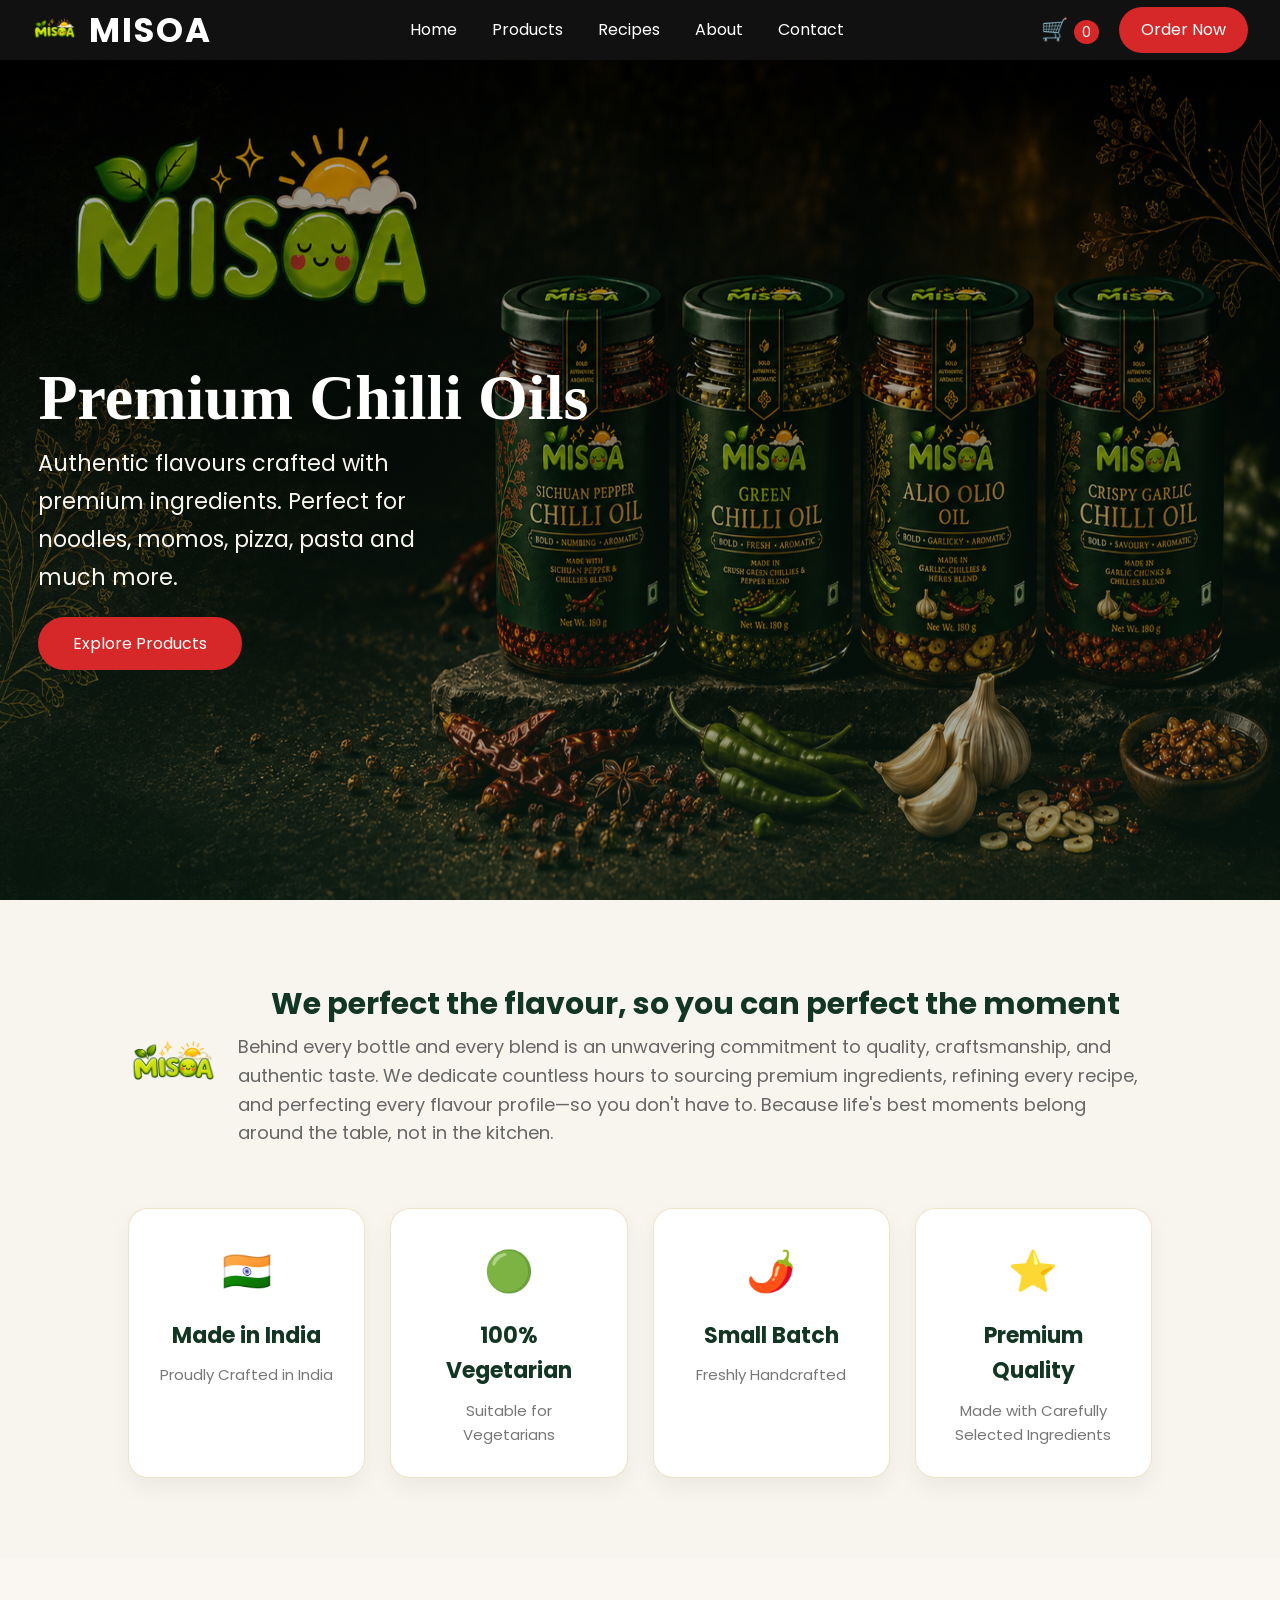
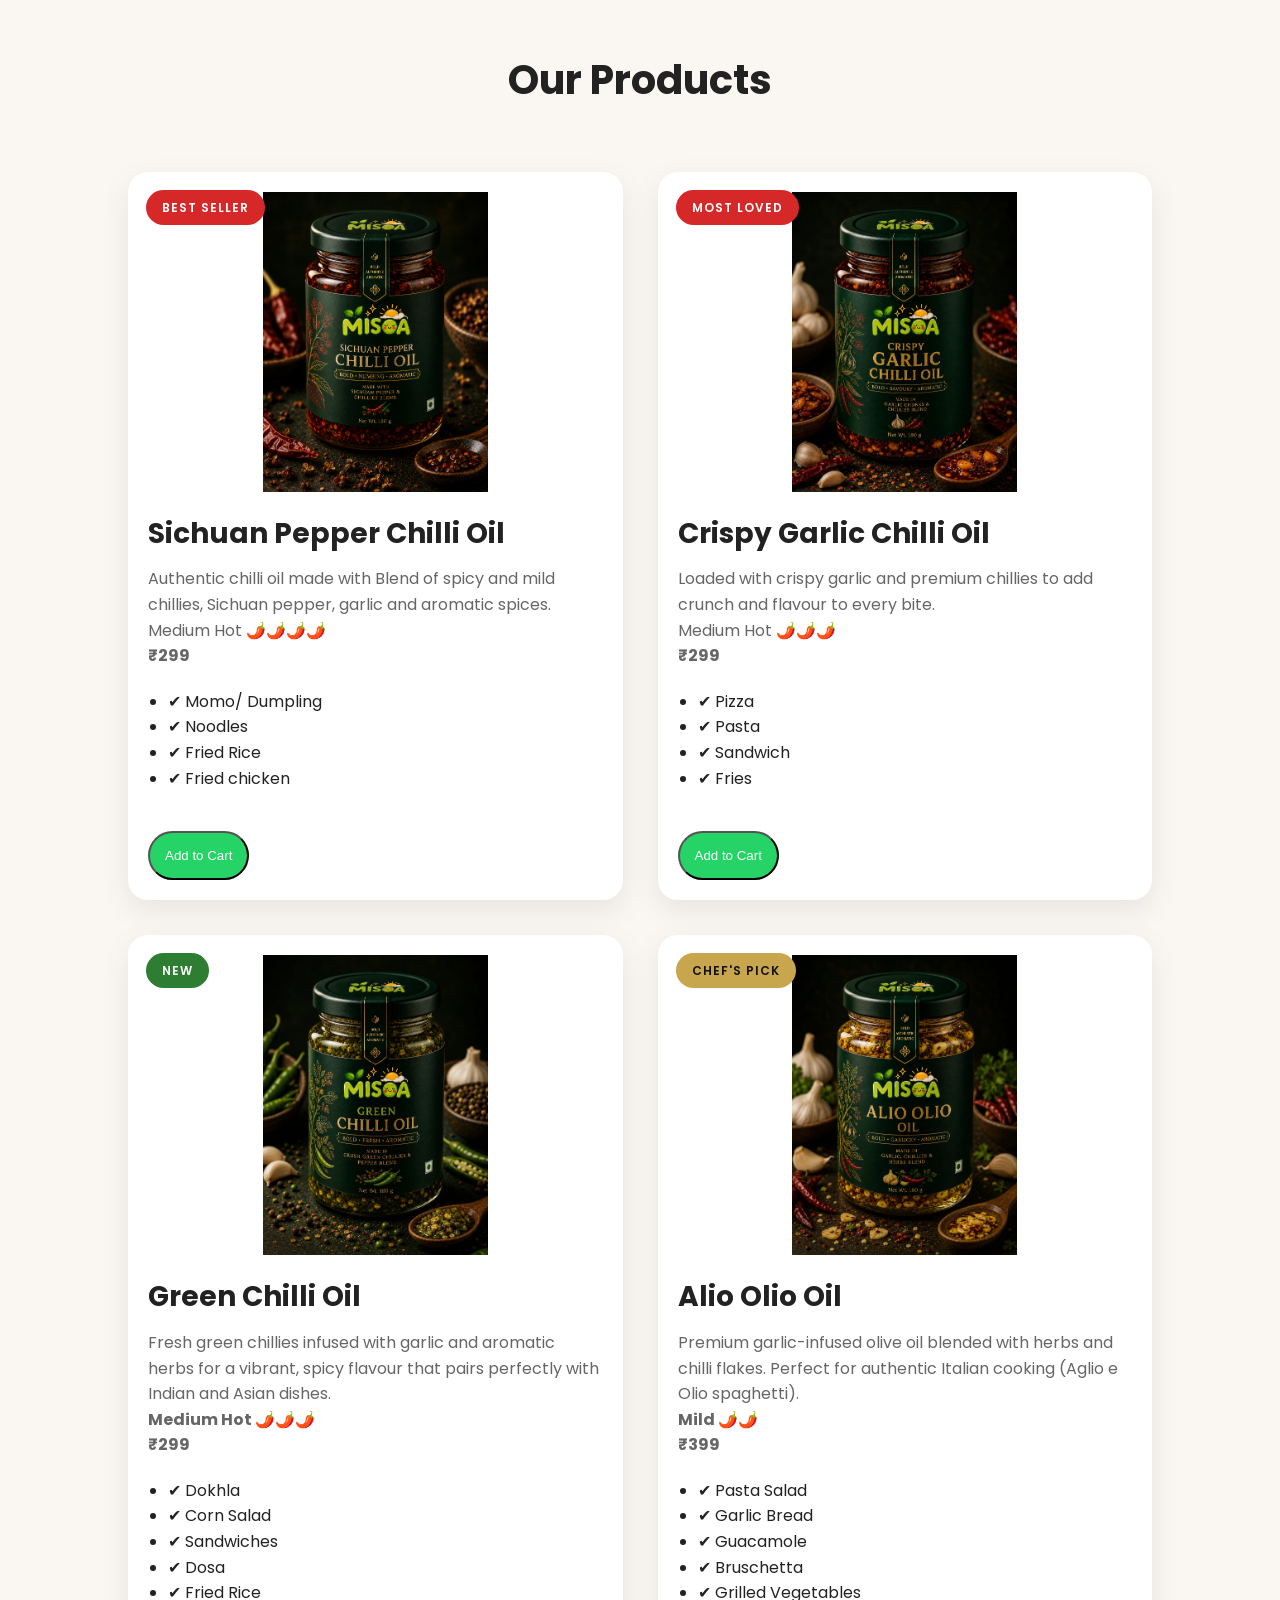
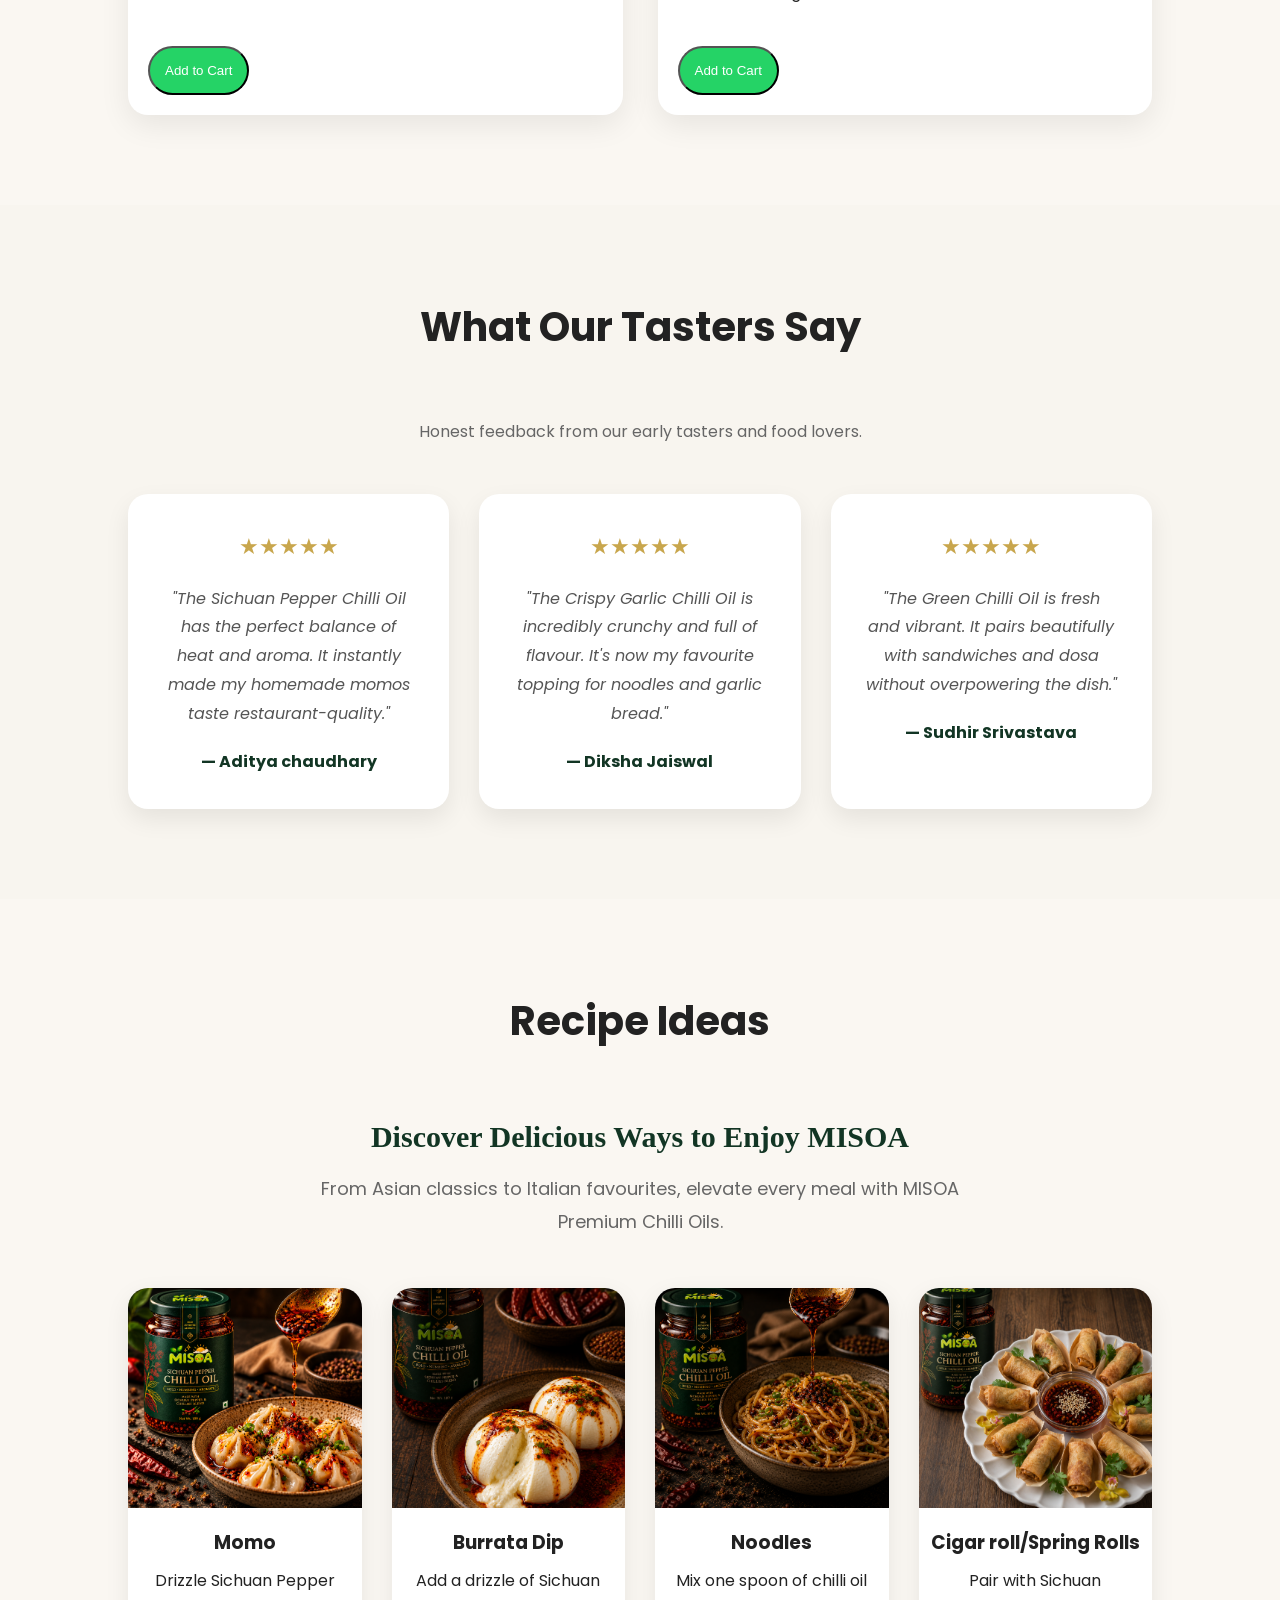
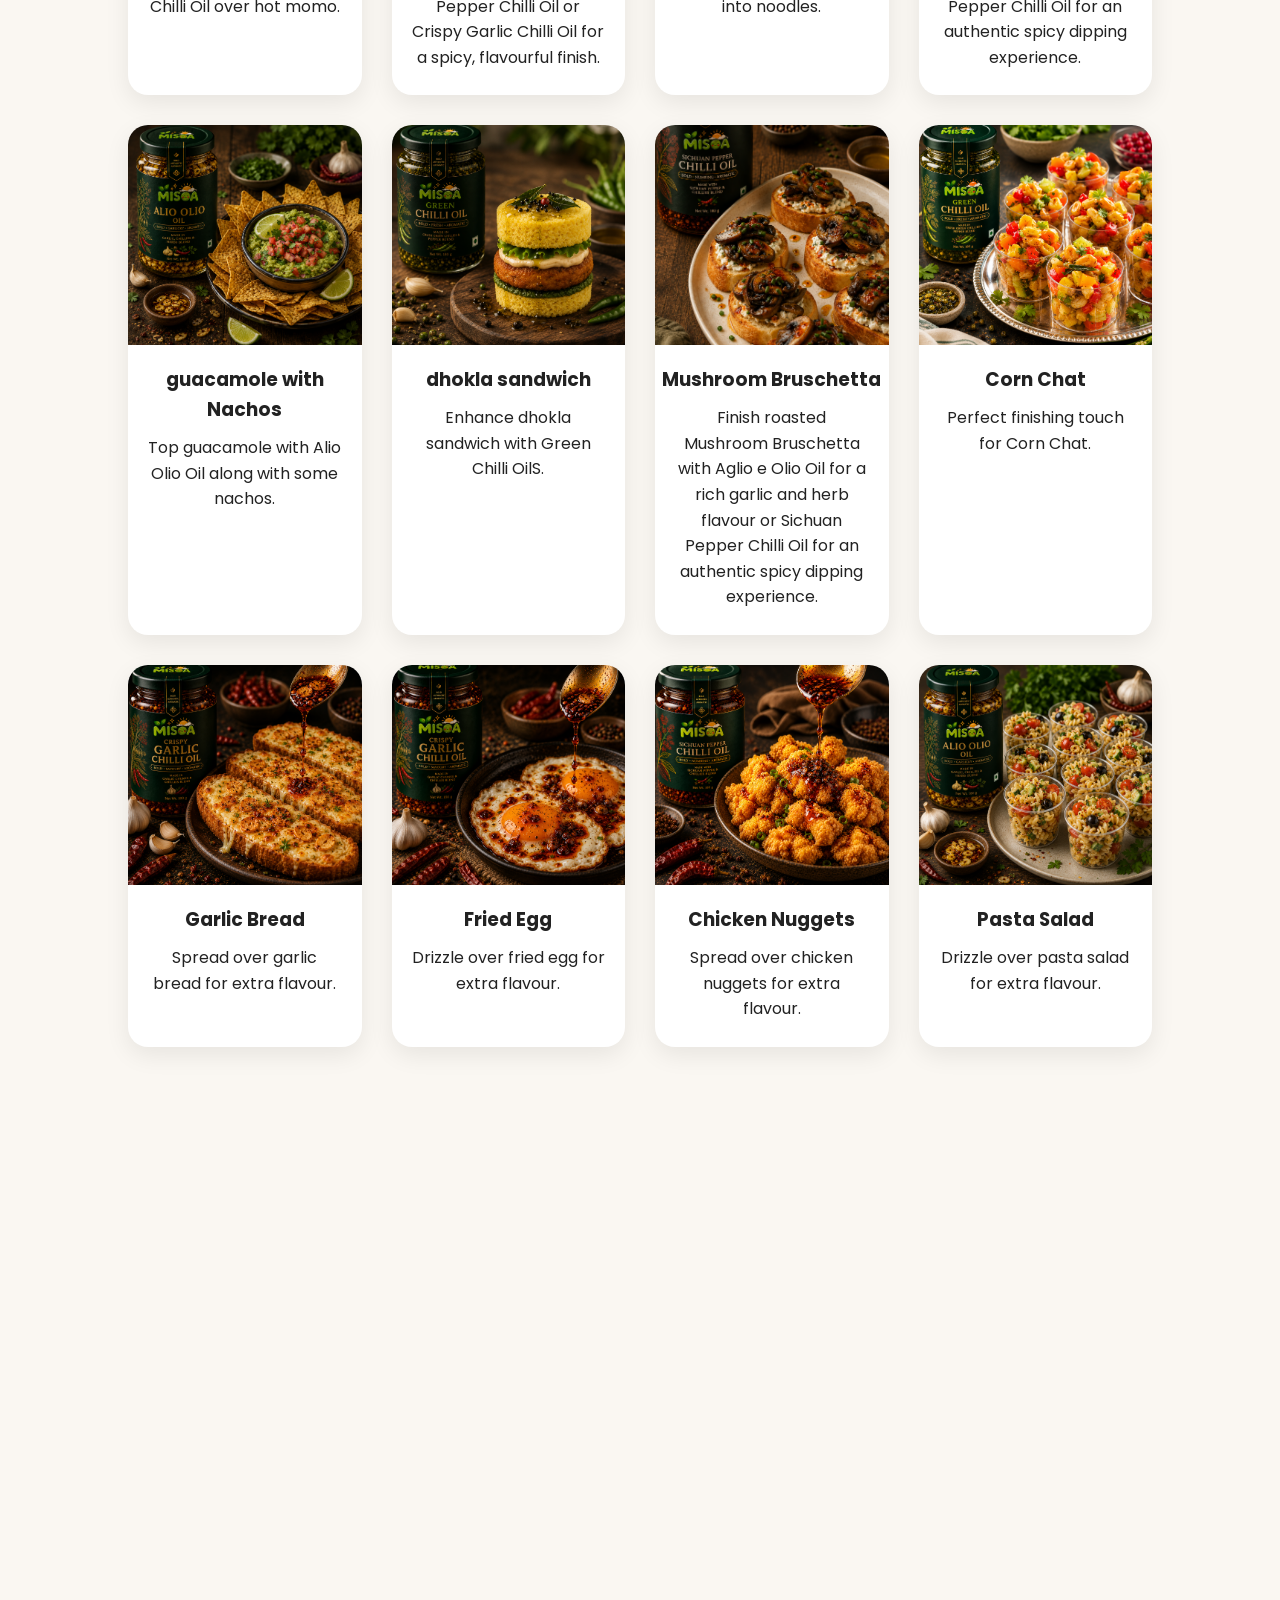
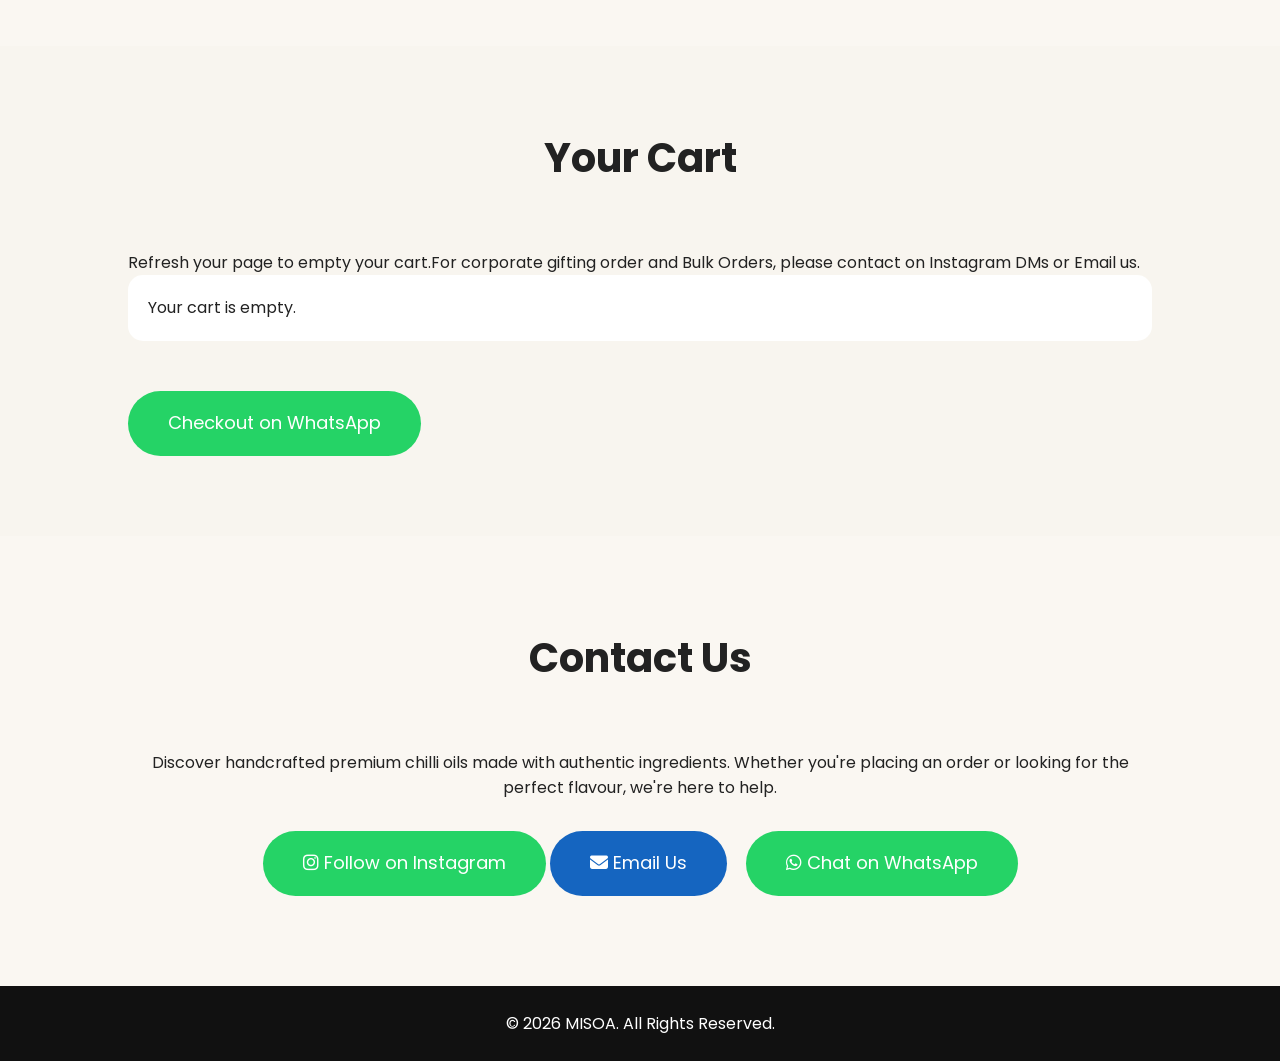
<file: index.html>
<!DOCTYPE html>
<html lang="en">
<head>

<!-- Google tag (gtag.js) -->
<script async src="https://www.googletagmanager.com/gtag/js?id=G-F0250KRRMS"></script>
<script>
  window.dataLayer = window.dataLayer || [];
  function gtag(){dataLayer.push(arguments);}
  gtag('js', new Date());

  gtag('config', 'G-F0250KRRMS');
</script>

<meta charset="UTF-8">
<meta name="viewport" content="width=device-width, initial-scale=1.0">
<title>MISOA | Premium Chilli Oils</title>
<meta name="description"
content="Discover MISOA's premium chilli oils, gourmet seasonings and handcrafted condiments. Elevate every meal with bold flavours inspired by world cuisines.">
<meta property="og:type" content="website">

<meta property="og:title"
content="MISOA | Premium Chilli Oils & Gourmet Condiments">

<meta property="og:description"
content="Premium handcrafted chilli oils and gourmet seasonings made to transform everyday cooking.">

<meta property="og:url"
content="https://misoa.in">

<meta property="og:image"
content="https://misoa.in/images/og-image.jpg">

<meta property="og:site_name"
content="MISOA">

<link rel="stylesheet" href="style.css">

<link rel="preconnect" href="https://fonts.googleapis.com">
<link href="https://fonts.googleapis.com/css2?family=Poppins:wght@300;400;500;600;700&display=swap" rel="stylesheet">

<link rel="stylesheet"
href="https://cdnjs.cloudflare.com/ajax/libs/font-awesome/6.6.0/css/all.min.css">
<!-- Organization Schema -->
<script type="application/ld+json">
{
  "@context": "https://schema.org",
  "@type": "Organization",
  "name": "MISOA",
  "brand": {
    "@type": "Brand",
    "name": "MISOA"
  },
  "parentOrganization": {
    "@type": "Organization",
    "name": "Sudik Enterprises"
  },
  "url": "https://misoa.in",
  "logo": "https://misoa.in/images/logo.png",
  "image": "https://misoa.in/images/logo.png",
  "email": "misoa.care@gmail.com",
  "sameAs": [
    "https://www.instagram.com/misoa.in/"
  ],
  "contactPoint": {
    "@type": "ContactPoint",
    "contactType": "Customer Support",
    "email": "misoa.care@gmail.com",
    "availableLanguage": [
      "English",
      "Hindi"
    ]
  }
}
</script>

</head>

<body>

<!-- Navigation -->

<header>

<nav class="navbar">

<div class="logo">
<img src="images/logo.png" alt="MISOA Logo">
<span>MISOA</span>
</div>

<ul class="nav-links">

<li><a href="#home">Home</a></li>

<li><a href="#products">Products</a></li>

<li><a href="#recipes">Recipes</a></li>

<li><a href="#about">About</a></li>

<li><a href="#contact">Contact</a></li>

</ul>

<div class="nav-actions">

    <div class="cart-icon" id="cartBtn">
        🛒 <span id="cart-count">0</span>
    </div>

    <a class="order-btn"
     id="orderNow"
       href="#"
       target="_blank">

        Order Now

    </a>

</div>
<button class="menu-toggle" aria-label="Open navigation">
    <i class="fa-solid fa-bars"></i>
</button>
</nav>

</header>

<!-- Hero -->

<section class="hero" id="home">

<div class="hero-content">

<h1>
Premium Chilli Oils
</h1>

<p>

Authentic flavours crafted with premium ingredients.
Perfect for noodles, momos, pizza, pasta and much more.

</p>

<a href="#products" class="hero-btn">

Explore Products

</a>

</div>

</section>

<!-- Trust Badges -->

<section class="trust-section">

    <div class="brand">

        <img src="images/logo.png" alt="MISOA Logo" class="brand-logo">

        <div>
            <h2>
                We perfect the flavour, so you can perfect the moment
            </h2>
            
            <p>
                Behind every bottle and every blend is an unwavering 
               commitment to quality, craftsmanship, and authentic taste.
               We dedicate countless hours to sourcing premium ingredients,
               refining every recipe, and perfecting every flavour profile—so you don't have to.
               Because life's best moments belong around the table, not in the kitchen.
            </p>
        </div>

    </div>

    <div class="badges">

        <div class="badge">
            🇮🇳
            <h4>Made in India</h4>
            <p>Proudly Crafted in India</p>
        </div>

        <div class="badge">
            🟢
            <h4>100% Vegetarian</h4>
            <p>Suitable for Vegetarians</p>
        </div>

        <div class="badge">
            🌶️
            <h4>Small Batch</h4>
            <p>Freshly Handcrafted</p>
        </div>

        <div class="badge">
            ⭐
            <h4>Premium Quality</h4>
            <p>Made with Carefully Selected Ingredients</p>
        </div>

    </div>

</section>

<!-- Products -->

<section class="products" id="products">

<h2>

Our Products

</h2>

<div class="product-grid">

<div class="card">
<div class="product-tag BEST">BEST SELLER</div>
<img src="images/sichuan.jpg">

<h3>

Sichuan Pepper Chilli Oil

</h3>

<p>

Authentic chilli oil made with Blend of spicy and mild chillies,
Sichuan pepper, garlic and aromatic spices.
</p>

<p>
Medium Hot 🌶️🌶️🌶️🌶️

</p>
<p><strong>₹299 </strong></p>

<ul>

<li>✔ Momo/ Dumpling </li>

<li>✔ Noodles</li>

<li>✔ Fried Rice</li>

<li>✔ Fried chicken</li>

</ul>

<button class="buy add-cart"
        data-name="Sichuan Pepper Chilli Oil"
        data-price="299">
    Add to Cart
</button>

</div>

<div class="card">
<div class="product-tag LOVE">MOST LOVED</div>
<img src="images/garlic-oil.jpg">

<h3>

Crispy Garlic Chilli Oil

</h3>

<p>

Loaded with crispy garlic and premium chillies
to add crunch and flavour to every bite.
</p>
<p>
Medium Hot 🌶️🌶️🌶️

</p>
<p><strong>₹299 </strong></p>
<ul>

<li>✔ Pizza</li>

<li>✔ Pasta</li>

<li>✔ Sandwich</li>

<li>✔ Fries</li>

</ul>

<button class="buy add-cart"
        data-name="Crispy Garlic Chilli Oil"
        data-price="299">
    Add to Cart
</button>

</div>

<div class="card">

    <div class="product-tag new">NEW</div>
    <div class="card-image">
        <img src="images/green-chilli.png" alt="Green Chilli Oil">
    </div>

    <h3>Green Chilli Oil</h3>

    <p>
        Fresh green chillies infused with garlic and aromatic herbs for a vibrant,
        spicy flavour that pairs perfectly with Indian and Asian dishes.
    </p>

    <p><strong>Medium Hot 🌶️🌶️🌶️</strong></p>
    <p><strong>₹299 </strong></p>
    <ul>
        <li>✔ Dokhla</li>
        <li>✔ Corn Salad</li>
        <li>✔ Sandwiches</li>
        <li>✔ Dosa</li>
        <li>✔ Fried Rice</li>
    </ul>

    <button
        class="buy add-cart"
        data-name="Green Chilli Oil"
        data-price="299">

        Add to Cart

    </button>

</div>

<div class="card">

    <div class="product-tag chef">CHEF'S PICK</div>
    <div class="card-image">
        <img src="images/aglio-olio.png" alt="Aglio e Olio Oil">
    </div>

    <h3>Alio Olio Oil</h3>

    <p>
        Premium garlic-infused olive oil blended with herbs and chilli flakes.
        Perfect for authentic Italian cooking (Aglio e Olio spaghetti).
    </p>

    <p><strong>Mild 🌶️🌶️</strong></p>
    <p><strong>₹399 </strong></p>
    <ul>
        <li>✔ Pasta Salad</li>
        <li>✔ Garlic Bread</li>
        <li>✔ Guacamole </li>
        <li>✔ Bruschetta</li>
        <li>✔ Grilled Vegetables</li>
    </ul>

    <button
        class="buy add-cart"
        data-name="Alio Olio Oil"
        data-price="399">

        Add to Cart

    </button>

</div>
</div>

</section>

<!---Review Section--->
<section class="reviews" id="reviews">

    <h2>What Our Tasters Say</h2>

    <p class="review-subtitle">
        Honest feedback from our early tasters and food lovers.
    </p>

    <div class="review-grid">

        <div class="review-card">

            <div class="stars">★★★★★</div>

            <p>
                "The Sichuan Pepper Chilli Oil has the perfect balance of heat and aroma.
                It instantly made my homemade momos taste restaurant-quality."
            </p>

            <h4>— Aditya chaudhary</h4>

        </div>

        <div class="review-card">

            <div class="stars">★★★★★</div>

            <p>
                "The Crispy Garlic Chilli Oil is incredibly crunchy and full of flavour.
                It's now my favourite topping for noodles and garlic bread."
            </p>

            <h4>— Diksha Jaiswal</h4>

        </div>

        <div class="review-card">

            <div class="stars">★★★★★</div>

            <p>
                "The Green Chilli Oil is fresh and vibrant. It pairs beautifully with
                sandwiches and dosa without overpowering the dish."
            </p>

            <h4>— Sudhir Srivastava</h4>

        </div>

    </div>

</section>
<!-- Recipes -->

<section class="recipes" id="recipes">

    <h2>Recipe Ideas</h2>

    <div class="recipe-header">

        <h3>Discover Delicious Ways to Enjoy MISOA</h3>

        <p>
            From Asian classics to Italian favourites, elevate every meal with MISOA
            Premium Chilli Oils.
        </p>

    </div>

<div class="recipe-grid">

<div class="recipe">

<img src="images/momo.jpg">

<h3>Momo</h3>

<p>
Drizzle Sichuan Pepper Chilli Oil over hot momo.
</p>

</div>
<div class="recipe">

    <img src="images/burrata.png" alt="burrata dip">

    <h3>Burrata Dip</h3>

    <p>
        Add a drizzle of Sichuan Pepper Chilli Oil or Crispy Garlic Chilli Oil for a spicy, flavourful finish.
    </p>

</div>

<div class="recipe">

<img src="images/noodles.png">

<h3>Noodles</h3>

<p>

Mix one spoon of chilli oil into noodles.

</p>

</div>
<div class="recipe">

    <img src="images/cigarrollbites.png" alt="Spring Rolls">

    <h3>Cigar roll/Spring Rolls</h3>

    <p>
        Pair with Sichuan Pepper Chilli Oil for an authentic spicy dipping experience.
    </p>

</div>
<div class="recipe">

<img src="images/avacadodip.png">

<h3>guacamole with Nachos </h3>

<p>

Top guacamole  with Alio Olio Oil along with some nachos.

</p>

</div>

<div class="recipe">

<img src="images/dokhlaSandwich.png" alt="Dokhla Sandwich">

<h3>dhokla sandwich</h3>

<p>

Enhance dhokla sandwich with Green Chilli OilS.

</p>

</div>
<div class="recipe">

    <img src="images/mushroomtoastbites.png" alt="Roasted Vegetables">

    <h3>Mushroom Bruschetta</h3>

    <p>
        Finish roasted Mushroom Bruschetta with Aglio e Olio Oil for a rich garlic and herb flavour or Sichuan Pepper Chilli Oil for an authentic spicy dipping experience.
    </p>

</div>

<div class="recipe">

<img src="images/cornchat.png">

<h3>Corn Chat</h3>

<p>

Perfect finishing touch for Corn Chat.

</p>

</div>

<div class="recipe">

<img src="images/garlicbread.png" alt="Garlic Bread">

<h3>Garlic Bread</h3>

<p>

Spread over garlic bread for extra flavour.

</p>

</div>

<div class="recipe">

<img src="images/friedegg.png" alt="fried egg">

<h3>Fried Egg</h3>

<p>

Drizzle over fried egg for extra flavour.

</p>

</div>

<div class="recipe">

<img src="images/chickennuggets.png" alt="Chicken Nuggets">

<h3>Chicken Nuggets</h3>

<p>

Spread over chicken nuggets for extra flavour.

</p>

</div>

<div class="recipe">

<img src="images/pastasalad.png" alt="Pasta Salad">

<h3>Pasta Salad</h3>

<p>

Drizzle over pasta salad for extra flavour.

</p>

</div>
</div>

</section>

<!-- About -->

<section class="about" id="about">

<h2>

Why Choose MISOA?

</h2>

<div class="about-box">

<div>

<i class="fa-solid fa-pepper-hot"></i>

<h3>Premium Ingredients</h3>

</div>

<div>

<i class="fa-solid fa-leaf"></i>

<h3>Small Batch Handmade</h3>

</div>

<div>

<i class="fa-solid fa-fire"></i>

<h3>Authentic Flavour</h3>

</div>

<div>

<i class="fa-solid fa-heart"></i>

<h3>Made with Passion</h3>

</div>

</div>

</section>

<section class="cart" id="cart">

<h2>Your Cart</h2>
<p>Refresh your page to empty your cart.For corporate gifting order  and Bulk Orders, please contact on Instagram DMs or Email us.</p>
<div id="cart-items">

Your cart is empty.

</div>

<a id="checkout"

class="contact-btn"

>

Checkout on WhatsApp

</a>

</section>
<!-- Contact -->

<section class="contact" id="contact">

<h2>

Contact Us

</h2>

<p>

Discover handcrafted premium chilli oils made with authentic ingredients.
Whether you're placing an order or looking for the perfect flavour,
we're here to help.

</p>

<a

class="contact-btn"

href="https://instagram.com/misoa.in"

target="_blank">

<i class="fab fa-instagram"></i>

Follow on Instagram

</a>
<a
class="contact-btn email-btn"
href="mailto:misoa.care@gmail.com?subject=Inquiry%20about%20MISOA&body=Hello%20MISOA,%0A%0AI%20would%20like%20to%20know%20more%20about%20your%20products.%0A">

<i class="fa-solid fa-envelope"></i>

Email Us

</a>
<a
class="contact-btn"
href="https://wa.me/919650920534"
target="_blank">

<i class="fab fa-whatsapp"></i>

Chat on WhatsApp

</a>

</section>

<footer>

<p>

© 2026 MISOA. All Rights Reserved.

</p>

</footer>


<script src="script.js"></script>

</body>

</html>
</file>
<file: style.css>
/* =========================
   MISOA Premium Chilli Oil
========================= */

*{
    margin:0;
    padding:0px;
    box-sizing:border-box;
}

html{
    scroll-behavior:smooth;
}

body{
    font-family:'Poppins',sans-serif;
    background:#faf7f2;
    color:#222;
    line-height:1.6;
}

/* Navigation */

header{
    position:fixed;
    top:0;
    left:0;
    width:100%;
    background:#111;
    z-index:999;
    padding:0;
}

.navbar{
    width:95%;
    max-width:1400px;
    margin:0 auto;

    display:flex;
    align-items:center;
    justify-content:space-between;

    height:60px;
}
.nav-actions{
    display:flex;
    align-items:center;
    gap:20px;
}



#cart-count{
    background:#d62828;
    color:white;
    padding:2px 8px;
    border-radius:50%;
    font-size:14px;
}

.logo{
    display:flex;
    align-items:center;
    gap:12px;
}

.logo img{
    width:45px;        /* Change this to adjust logo size */
    height:45px;
    object-fit:contain;
}

.logo span{
    color:#fff;
    font-size:34px;
    font-weight:700;
    letter-spacing:2px;
    font-family:'Poppins',sans-serif;
}
.nav-links{
    display:flex;
    list-style:none;
    gap:35px;
}

.nav-links a{
    color:white;
    text-decoration:none;
    transition:.3s;
}

.nav-links a:hover{
    color:#d62828;
}

.order-btn{
    background:#d62828;
    color:#fff;
    padding:10px 22px;
    text-decoration:none;
    border-radius:30px;
    transition:.3s;
}

.order-btn:hover{
    background:#a80000;
}
.cart{

    padding:80px 10%;

    background:#F8F5EF;

}

#cart-items{

    background:white;

    padding:20px;

    border-radius:15px;

    margin-bottom:20px;

}

.cart-icon{

    color:white;

    font-size:22px;

    cursor:pointer;

}

#cart-count{

    background:#d62828;

    color:white;

    padding:2px 8px;

    border-radius:50%;

    font-size:14px;

}

/* Hero */


.hero{

    margin-top:60px;
    min-height:calc(100vh - 60px);
    display:flex;
    align-items:center;
    justify-content:space-between;

    padding:60px 3% 0;

    background:
    linear-gradient(
        rgba(0,0,0,.35),
        rgba(20,61,42,.35)
    ),
    url("images/hero1.jpg");

    background-size: 100% 100%;
    background-repeat: no-repeat;
    background-position: center;
    background-color: #101010;
}

.hero-content{

max-width:600px;

margin-left:0%;

text-align:left;

z-index:2;

}


.hero h1{

font-size:clamp(2.2rem,5vw,4rem);

font-family:'Playfair Display',serif;

line-height:1.1;

margin-bottom:10px;

color:white;

}

.hero p{

font-size:clamp(1rem,1.8vw,1.4rem);
line-height:1.7;

max-width:420px;

margin-bottom:35px;

color:#F8F5EF;

}

.hero-btn{
    background:#d62828;
    color:white;
    padding:15px 35px;
    border-radius:40px;
    text-decoration:none;
    transition:.3s;
}

.hero-btn:hover{
    background:#b00000;
}

/* Sections */

section{
    padding:90px 10%;
}

section h2{
    text-align:center;
    font-size:40px;
    margin-bottom:60px;
}
/* Trust Section */

.trust-section{

    background:#F8F5EF;

    padding:80px 10%;

}

.brand{

    display:flex;

    justify-content:center;

    align-items:center;

    gap:20px;

    margin-bottom:60px;

}

.brand-logo{

    width:90px;

    height:90px;

    object-fit:contain;

}

.brand h2{

    font-family:'Poppins',sans-serif;
    color:#123524;

    font-size:30px;

    margin-bottom:5px;

}

.brand p{

    color:#666;

    font-size:18px;

}

.badges{

    display:grid;

    grid-template-columns:repeat(auto-fit,minmax(220px,1fr));

    gap:25px;

}

.badge{

    background:#ffffff;

    border:1px solid rgba(200,166,77,.3);

    border-radius:20px;

    padding:30px;

    text-align:center;

    transition:.35s;

    box-shadow:0 10px 25px rgba(0,0,0,.05);

}

.badge:hover{

    transform:translateY(-8px);

    box-shadow:0 18px 40px rgba(0,0,0,.12);

}

.badge{

    font-size:40px;

}

.badge h4{

    margin-top:15px;

    color:#123524;

    font-size:22px;

}

.badge p{

    margin-top:10px;

    color:#777;

    font-size:15px;

}
/* Products */

.product-grid{
    display:grid;
    grid-template-columns:repeat(2,1fr);
    gap:35px;
}



.card{
    position: relative;
    background:white;
    border-radius:20px;
    overflow:hidden;
    box-shadow:0 10px 30px rgba(0,0,0,.08);
    transition:.4s;
}
.product-tag{
    position:absolute;
    top:18px;
    left:18px;

    padding:8px 16px;

    font-size:12px;
    font-weight:600;

    border-radius:30px;

    color:white;

    z-index:5;

    letter-spacing:1px;
}


.product-tag.BEST{
    background:#d62828;     /* Green */
}
.product-tag.LOVE{
    background:#d62828;     /* Green */
}

.product-tag.new{
    background:#2E7D32;     /* Green */
}

.product-tag.chef{
    background:#C8A64D;     /* Gold */
    color:#111;
}

.card:hover{
    transform:translateY(-10px);
}

.card img{
    padding-top:20px;
    width:100%;
    height:auto;
    max-height:320px;
    object-fit:contain;
    display:block;
    margin:auto;
}

.card h3{
    padding:20px 20px 10px;
    font-size:28px;
}

.card p{
    padding:0 20px;
    color:#666;
}

.card ul{
    padding:20px 40px;
}

.buy{
    display:block;
    text-align:center;
    margin:20px;
    padding:15px;
    background:#25D366;
    color:white;
    text-decoration:none;
    border-radius:40px;
    transition:.3s;
}

.buy:hover{
    background:#128C7E;
}

/* Recipes */

.recipe-grid{
    display:grid;
    grid-template-columns:repeat(4,1fr);
    gap:30px;
    margin-top:40px;
}

.recipe{
    background:white;
    border-radius:20px;
    overflow:hidden;
    text-align:center;
    box-shadow:0 8px 25px rgba(0,0,0,.08);
    display:flex;
    flex-direction:column;
    height:100%;
    transition:0.3s ease;
}
.recipe-header{
    text-align:center;
    max-width:800px;
    margin:0 auto 50px;
}

.recipe-header h3{
    font-size:30px;
    color:#123524;
    font-weight:700;
    margin-bottom:12px;
    font-family:'Playfair Display', serif;
}

.recipe-header p{
    font-size:18px;
    color:#666;
    line-height:1.8;
    max-width:650px;
    margin:0 auto;
}


.recipe img{
    width:100%;
    height:220px;
    object-fit:cover;
    transition:0.4s ease;
}
.recipe:hover img{

    transform:scale(1.05);

}

.recipe h3{
    margin:20px 0 10px;
}

.recipe p{
    padding:0 20px 25px;
    flex-grow:1;
}
.recipe:hover{

    transform:translateY(-10px);

    box-shadow:0 15px 35px rgba(0,0,0,0.15);
}
/* About */

.about{
    background:#111;
    color:white;
}

.about-box{
    display:grid;
    grid-template-columns:repeat(auto-fit,minmax(220px,1fr));
    gap:30px;
    text-align:center;
}

.about-box div{
    padding:40px;
}

.about i{
    font-size:45px;
    color:#d62828;
    margin-bottom:20px;
}

/* Contact */

.contact{
    text-align:center;
}

.contact-btn{
    display:inline-block;
    margin-top:30px;
    background:#25D366;
    color:white;
    text-decoration:none;
    padding:18px 40px;
    border-radius:40px;
    font-size:18px;
}

.contact-btn:hover{
    background:#128C7E;
}
.email-btn{
    background:#1565C0;
    margin-right:15px;
}

.email-btn:hover{
    background:#0D47A1;
}
/* Footer */

footer{
    background:#111;
    color:white;
    text-align:center;
    padding:25px;
}

/* Floating WhatsApp */

.whatsapp{
    position:fixed;
    right:25px;
    bottom:25px;
    width:65px;
    height:65px;
    background:#25D366;
    color:white;
    border-radius:50%;
    display:flex;
    justify-content:center;
    align-items:center;
    text-decoration:none;
    font-size:34px;
    box-shadow:0 5px 15px rgba(0,0,0,.3);
    z-index:999;
}

/* ===========================
   Mobile Navigation
=========================== */

.menu-toggle{
    display:none;
}

/* ===========================
   Large Desktop
=========================== */

@media (min-width:1400px){

    .navbar{
        max-width:1400px;
    }

    .hero-content{
        max-width:650px;
    }

}

/* ===========================
   Laptop
=========================== */

@media (max-width:1200px){

    .navbar{
        width:96%;
    }

    .nav-links{
        gap:20px;    }

    .hero{
        padding:40px 5%;
    }

    .recipe-grid{
        grid-template-columns:repeat(3,1fr);
    }

}

/* ===========================
   Tablet (768px - 991px)
=========================== */
@media (max-width:991px){

    .navbar{
        width:95%;
        height:70px;
    }

    .logo span{
        font-size:26px;
    }

    .nav-links{
        gap:18px;
    }

    .hero{
        padding:100px 5% 60px;
        background-size:cover;
        background-position:center;
        min-height:70vh;
    }

    .hero-content{
        max-width:100%;
    }

    .product-grid{
        grid-template-columns:repeat(2,1fr);
    }

    .recipe-grid{
        grid-template-columns:repeat(2,1fr);
    }
}

/* ===========================
   Mobile (Below 768px)
=========================== */
@media (max-width:768px){

    
    .hero{
        margin-top:70px;
        min-height:calc(100vh - 70px);
        padding:40px 20px;
        background-size:cover;
        background-position:center;
    }

    .hero-content{
        max-width:100%;
        margin:0 auto;
        text-align:center;
    }

    .hero h1{
        font-size:34px;
        line-height:1.2;
    }

    .hero p{
        font-size:16px;
        max-width:100%;
        margin:20px auto;
    }

    .hero-btn{
        display:inline-block;
    }

    .brand{
        flex-direction:column;
        text-align:center;
    }

    .product-grid,
    .recipe-grid,
    .about-box,
    .badges{
        grid-template-columns:1fr;
    }

    .recipe img{
        height:220px;
    }

    section{
        padding:70px 20px;
    }

}
@media (max-width:768px){

    .recipes{

        opacity:1 !important;
        transform:none !important;

    }

}

/* Reviews */

.reviews{
    background:#F8F5EF;
    text-align:center;
}

.review-subtitle{
    max-width:700px;
    margin:0 auto 50px;
    color:#666;

}

.review-grid{

    display:grid;
    grid-template-columns:repeat(auto-fit,minmax(300px,1fr));
    gap:30px;

}

.review-card{

    background:white;
    border-radius:20px;
    padding:35px;
    box-shadow:0 10px 25px rgba(0,0,0,.08);
    transition:.3s;

}

.review-card:hover{

    transform:translateY(-8px);

}

.stars{

    color:#C8A64D;
    font-size:22px;
    margin-bottom:20px;

}

.review-card p{

    color:#555;
    line-height:1.8;
    font-style:italic;

}

.review-card h4{

    margin-top:20px;
    color:#123524;

}
/* ==========================
   PART 2 - MOBILE NAVIGATION
   ========================== */

.menu-toggle{
    display:none;
    background:none;
    border:none;
    color:#fff;
    font-size:30px;
    cursor:pointer;
}

/* Mobile Only */
@media (max-width:768px){

    /* Navbar */
    .navbar{
        display:flex;
        justify-content:space-between;
        align-items:center;
        height:70px;
        padding:0 20px;
        position:relative;
    }
   
    /* Logo */
    .logo{
        margin:0;
    }

    .logo img{
        width:34px;
        height:34px;
    }

    .logo span{
        font-size:22px;
    }

    /* Hamburger */
    .menu-toggle{
        display:block;
        z-index:1002;
    }

    /* Hide desktop menu */
    .nav-links{
        position:absolute;
        top:70px;
        left:0;
        width:100%;
        background:#111;

        display:flex;
        flex-direction:column;
        align-items:center;

        max-height:0;
        overflow:hidden;

        transition:max-height .35s ease;
    }

    .nav-links.active{
        max-height:450px;
        padding:20px 0;
    }

    .nav-links li{
        margin:15px 0;
        list-style:none;
    }

    .nav-links a{
        color:#fff;
        text-decoration:none;
        font-size:18px;
    }

    
    /* Keep cart visible */
    .nav-actions{
    display:flex;
    align-items:center;
    gap:10px;
    margin-left:auto;
    margin-right:10px;
    }

    .cart-icon{
    display:flex;
    align-items:center;
    color:#fff;
    font-size:20px;
    cursor:pointer;
    }

    .order-btn{
    display:inline-flex;
    align-items:center;
    justify-content:center;
    padding:8px 14px;
    font-size:14px;
    border-radius:25px;
    white-space:nowrap;
    }
   
   }
</file>
